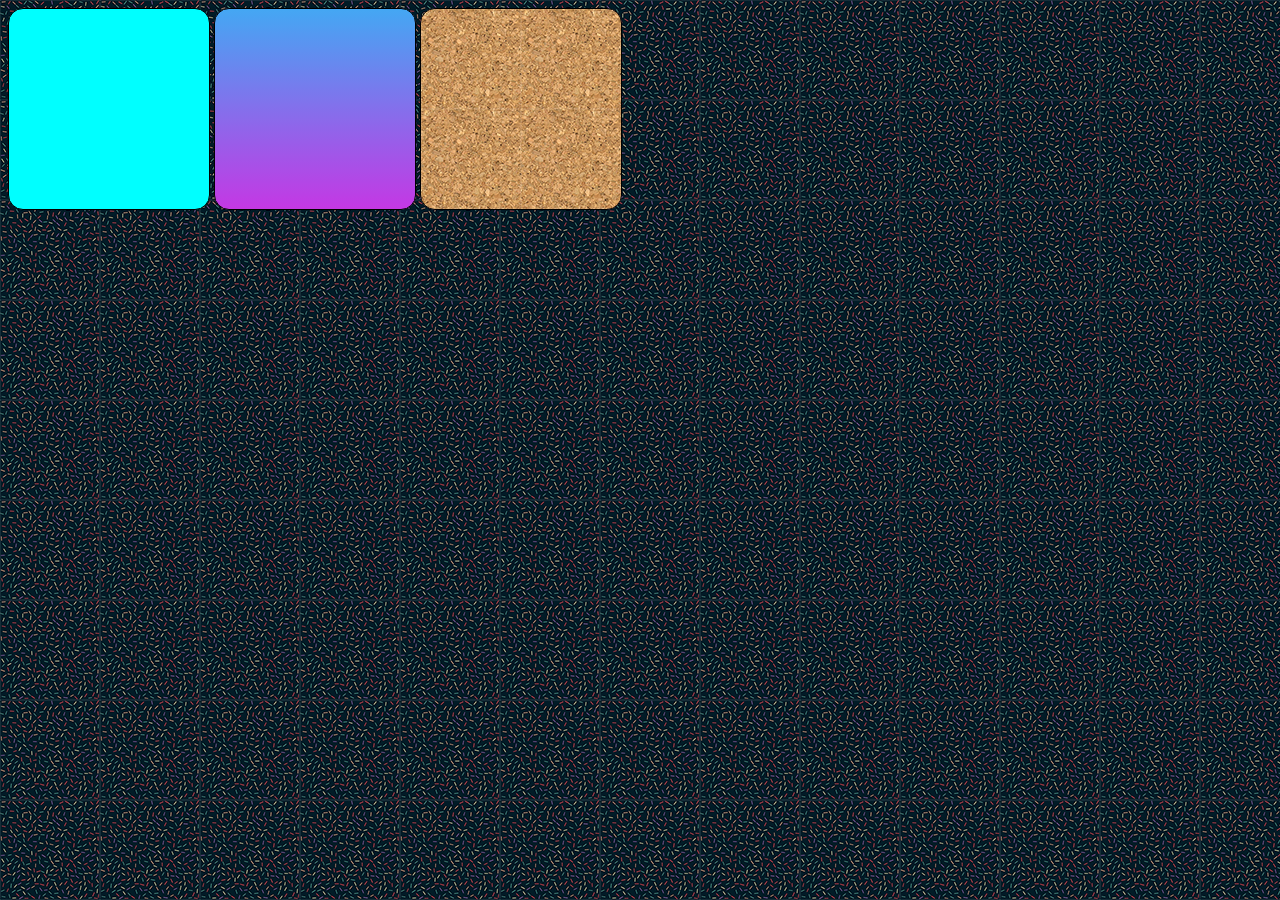
<file: exer22/fundo001.html>
<!DOCTYPE html>
<html lang="pt-br">
<head>
    <meta charset="UTF-8">
    <meta name="viewport" content="width=device-width, initial-scale=1.0">
    <title>Testando imagem de fundo</title>

    <style>
body{
    background-image: url('imagem/pattern001.png')
}


    div.retangular{
    border: 1px solid black;
    width: 200px;
    height: 200px;
    border-radius: 15px;
    display: inline-block; 
    background-color: rgb(208, 181, 234);
}

#primeiro{
    background-color: aqua;
}

#segundo{
    background-image: linear-gradient(to bottom, rgb(68, 167, 243), rgb(196, 56, 228));
}

#terceiro{
    background-image: url('imagem/pattern004.png')
}



    </style>
</head>
<body>
    
<div class="retangular" id="primeiro"></div>


<div class="retangular" id="segundo"></div>


<div class="retangular" id="terceiro"></div>



</body>
</html>
</file>
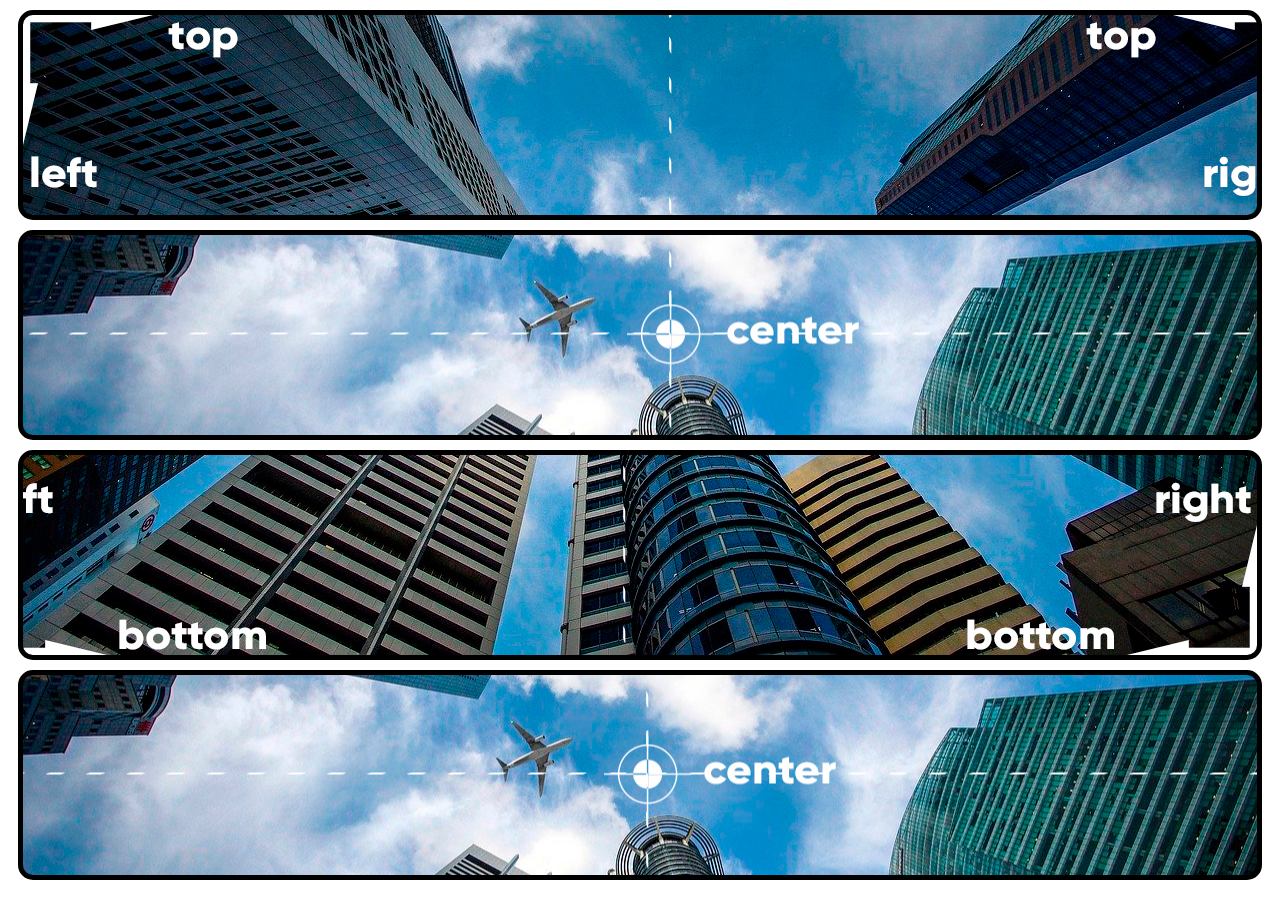
<file: exer22/fundo003.html>
<!DOCTYPE html>
<html lang="pt-br">
<head>
    <meta charset="UTF-8">
    <meta name="viewport" content="width=device-width, initial-scale=1.0">
    <title>Posição de Fundo</title>
<style>

.b{
    height: 200px;
    border: 5px solid black;
    margin: 10px;
    border-radius: 15px;
    background-image: url(imagem/wallpaper003.jpg);
}

#q1{
   background-position: left top; /*PRIMEIRO A COLUNA E DEPOIS A LINHA*/


}

#q2{
   background-position: left center;


}
#q3{
   background-position: right bottom;


}
#q4{
   background-position: center center;


}


</style>

</head>
<body>
    

<div class="b" id="q1"></div>


<div class="b" id="q2"></div>

<div class="b" id="q3"></div>

<div class="b" id="q4"></div>

</body>
</html>
</file>
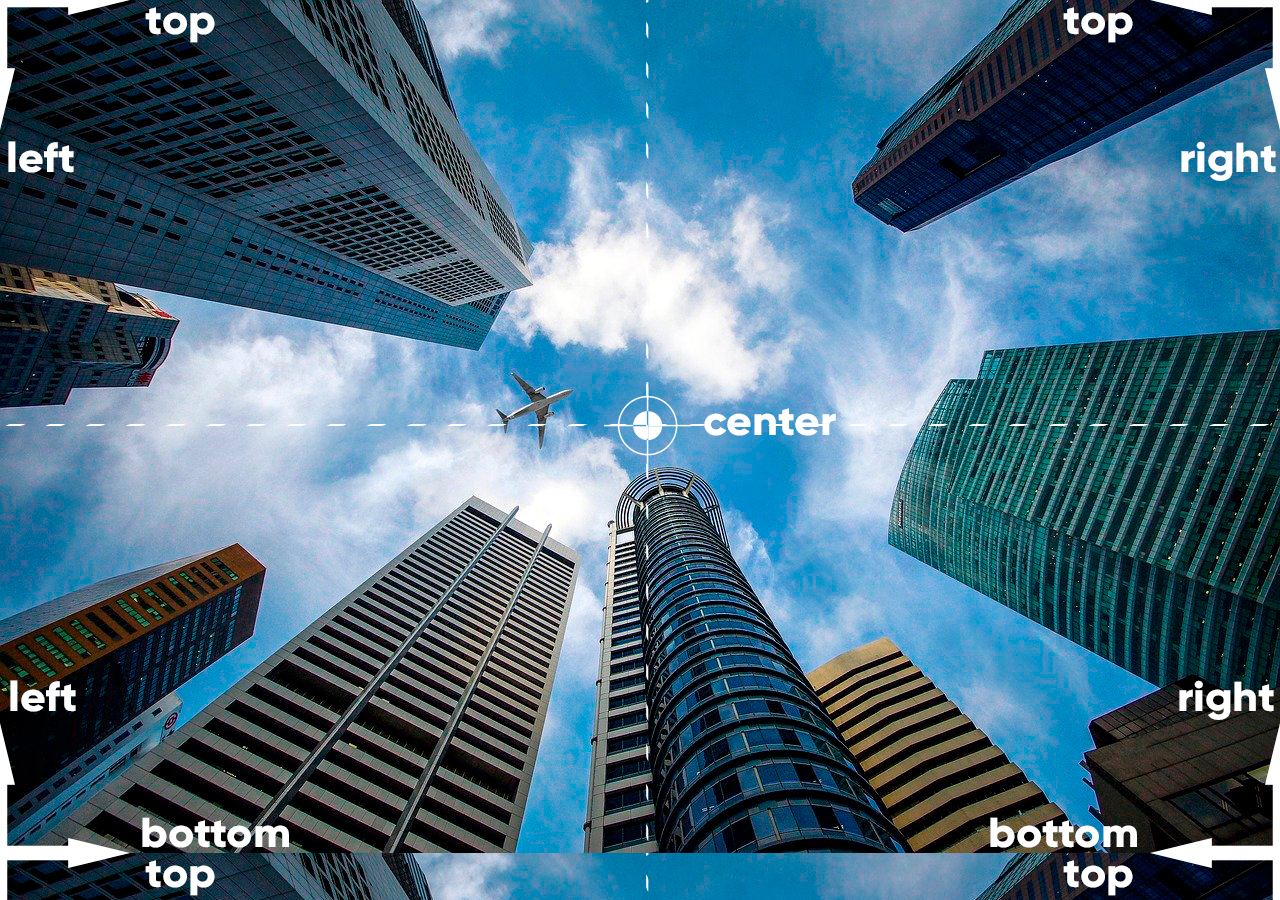
<file: exer22/fundo005.html>
<!DOCTYPE html>
<html lang="en">
<head>
    <meta charset="UTF-8">
    <meta name="viewport" content="width=device-width, initial-scale=1.0">
    <title>Document</title>
<style>
body{
    height: 90vh;
    background-image: url(imagem/wallpaper003.jpg);
    background-position: top center;


}



</style>

</head>
<body>
    
</body>
</html>
</file>
